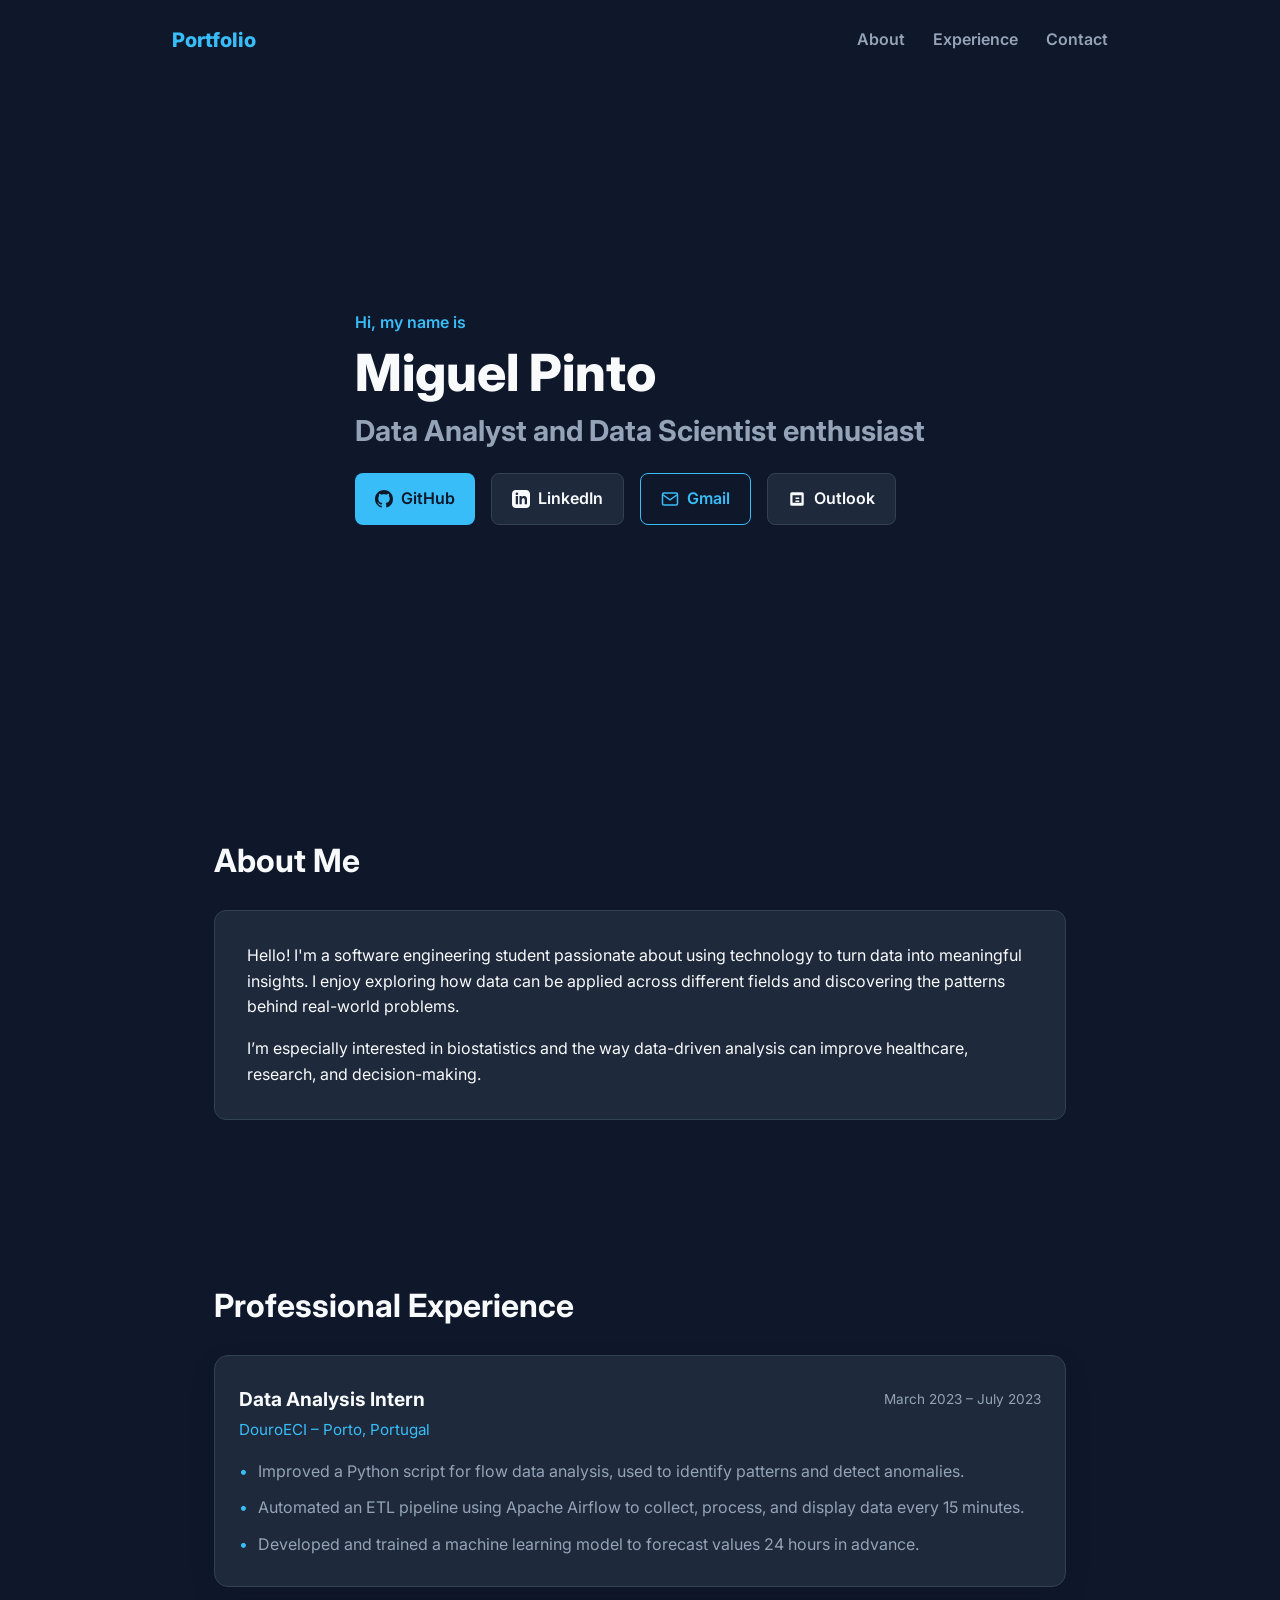
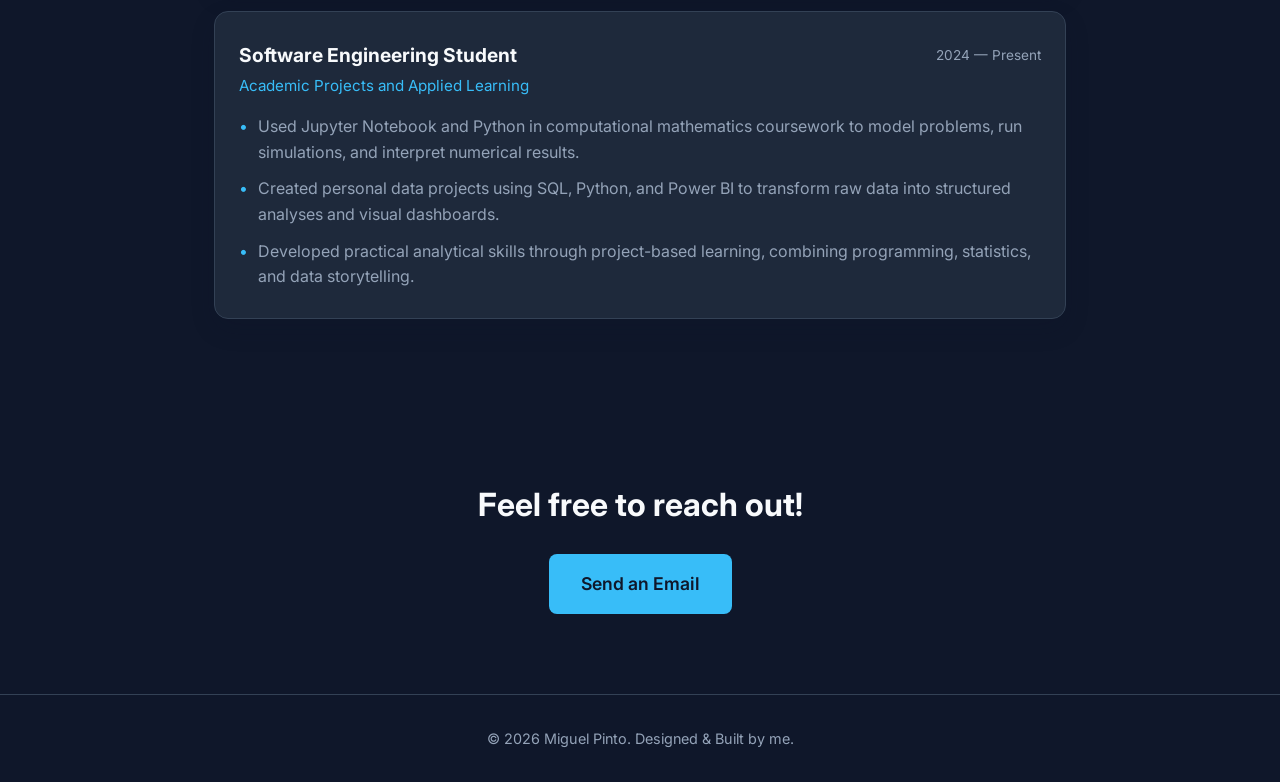
<file: index.html>
<!DOCTYPE html>
<html lang="en">
<head>
  <meta charset="UTF-8">
  <meta name="viewport" content="width=device-width, initial-scale=1.0">
  <title>Miguel Pinto | Developer Portfolio</title>
  <link rel="stylesheet" href="style.css">
  <link rel="preconnect" href="https://fonts.googleapis.com">
  <link rel="preconnect" href="https://fonts.gstatic.com" crossorigin>
  <link href="https://fonts.googleapis.com/css2?family=Inter:wght@400;600;800&display=swap" rel="stylesheet">
</head>
<body>

  <nav class="navbar">
    <a href="#" class="logo">Portfolio</a>
    <div class="nav-links">
      <a href="#about">About</a>
      <a href="#experience">Experience</a>
      <a href="#contact">Contact</a>
    </div>
  </nav>

  <header class="hero">
    <div class="container hero-content">
      <p class="greeting">Hi, my name is</p>
      <h1 class="name">Miguel Pinto</h1>
      <h2 class="tagline">Data Analyst and Data Scientist enthusiast</h2>
 
    
      <div class="social-links">
        <a href="https://github.com/MPinto80" target="_blank" rel="noopener noreferrer" class="btn btn-primary">
          <svg class="icon" viewBox="0 0 24 24" fill="currentColor"><path d="M12 0C5.37 0 0 5.37 0 12c0 5.31 3.435 9.795 8.205 11.385.6.105.825-.255.825-.57 0-.285-.015-1.23-.015-2.235-3.015.555-3.795-.735-4.035-1.41-.135-.345-.72-1.41-1.23-1.695-.42-.225-1.02-.78-.015-.795.945-.015 1.62.87 1.845 1.23 1.08 1.815 2.805 1.305 3.495.99.105-.78.42-1.305.765-1.605-2.67-.3-5.46-1.335-5.46-5.925 0-1.305.465-2.385 1.23-3.225-.12-.3-.54-1.53.12-3.18 0 0 1.005-.315 3.3 1.23.96-.27 1.98-.405 3-.405s2.04.135 3 .405c2.295-1.56 3.3-1.23 3.3-1.23.66 1.65.24 2.88.12 3.18.765.84 1.23 1.905 1.23 3.225 0 4.605-2.805 5.625-5.475 5.925.435.375.81 1.095.81 2.22 0 1.605-.015 2.895-.015 3.3 0 .315.225.69.825.57A12.02 12.02 0 0024 12c0-6.63-5.37-12-12-12z"/></svg>
          GitHub
        </a>
        <a href="https://linkedin.com/in/miguelgpinto" target="_blank" rel="noopener noreferrer" class="btn btn-secondary">
          <svg class="icon" viewBox="0 0 24 24" fill="currentColor"><path d="M19 0h-14c-2.761 0-5 2.239-5 5v14c0 2.761 2.239 5 5 5h14c2.762 0 5-2.239 5-5v-14c0-2.239-2.238-5-5-5zm-11 19h-3v-11h3v11zm-1.5-12.268c-.966 0-1.75-.79-1.75-1.764s.784-1.764 1.75-1.764 1.75.79 1.75 1.764-.783 1.764-1.75 1.764zm13.5 12.268h-3v-5.604c0-3.368-4-3.113-4 0v5.604h-3v-11h3v1.765c1.396-2.586 7-2.777 7 2.476v6.759z"/></svg>
          LinkedIn
        </a>
        <a href="https://mail.google.com/mail/?view=cm&fs=1&to=gpintomiguel@gmail.com" target="_blank" rel="noopener noreferrer" class="btn btn-outline">
          <svg class="icon" viewBox="0 0 24 24" fill="none" stroke="currentColor" stroke-width="2"><path d="M4 4h16c1.1 0 2 .9 2 2v12c0 1.1-.9 2-2 2H4c-1.1 0-2-.9-2-2V6c0-1.1.9-2 2-2z"/><polyline points="22,6 12,13 2,6"/></svg>
          Gmail
        </a>
        <a href="https://outlook.live.com/mail/0/deeplink/compose?to=gpintomiguel@gmail.com" target="_blank" rel="noopener noreferrer" class="btn btn-secondary">
          <svg class="icon" viewBox="0 0 24 24" fill="currentColor"><path d="M19 3H5a2 2 0 0 0-2 2v14a2 2 0 0 0 2 2h14a2 2 0 0 0 2-2V5a2 2 0 0 0-2-2zm-1 14H6V7h12v10zm-3-7h-5v2h5V10zm0 4h-5v2h5v-2z"/></svg>
          Outlook
        </a>
      </div>
    </div>
  </header>


  <section id="about" class="section">
    <div class="container">
      <h2 class="section-title">About Me</h2>
      <div class="about-card">
        <p>
          Hello! I'm a software engineering student passionate about using technology to turn data into meaningful insights. I enjoy exploring how data can be applied across different fields and discovering the patterns behind real-world problems.
        </p>
        <p>
          I’m especially interested in biostatistics and the way data-driven analysis can improve healthcare, research, and decision-making.
      </div>
    </div>
  </section>

  <section id="experience" class="section">
    <div class="container">
      <h2 class="section-title">Professional Experience</h2>

      <div class="experience-list">
        <article class="experience-card">
          <div class="experience-header">
            <div>
              <p class="experience-role">Data Analysis Intern</p>
              <p class="experience-company">DouroECI – Porto, Portugal</p>
            </div>
            <span class="experience-period">March 2023 – July 2023</span>
          </div>
          <ul class="experience-points">
            <li>Improved a Python script for flow data analysis, used to identify patterns and detect anomalies.</li>
            <li>Automated an ETL pipeline using Apache Airflow to collect, process, and display data every 15 minutes.</li>
            <li>Developed and trained a machine learning model to forecast values 24 hours in advance.</li>
          </ul>
        </article>

        <article class="experience-card">
          <div class="experience-header">
            <div>
              <p class="experience-role">Software Engineering Student</p>
              <p class="experience-company">Academic Projects and Applied Learning</p>
            </div>
            <span class="experience-period">2024 — Present</span>
          </div>
          <ul class="experience-points">
            <li>Used Jupyter Notebook and Python in computational mathematics coursework to model problems, run simulations, and interpret numerical results.</li>
            <li>Created personal data projects using SQL, Python, and Power BI to transform raw data into structured analyses and visual dashboards.</li>
            <li>Developed practical analytical skills through project-based learning, combining programming, statistics, and data storytelling.</li>
          </ul>
        </article>
      </div>
    </div>
  </section>

  <section id="contact" class="section">
    <div class="container text-center">
      <h2 class="section-title">Feel free to reach out!</h2>
      <a href="https://mail.google.com/mail/?view=cm&fs=1&to=gpintomiguel@gmail.com" target="_blank" rel="noopener noreferrer" class="btn btn-primary btn-large">
        Send an Email
      </a>
    </div>
  </section>

  <footer>
    <div class="container text-center">
      <p>&copy; <span id="year"></span> Miguel Pinto. Designed & Built by me.</p>
    </div>
  </footer>

  <script src="script.js"></script>
</body>
</html>
</file>
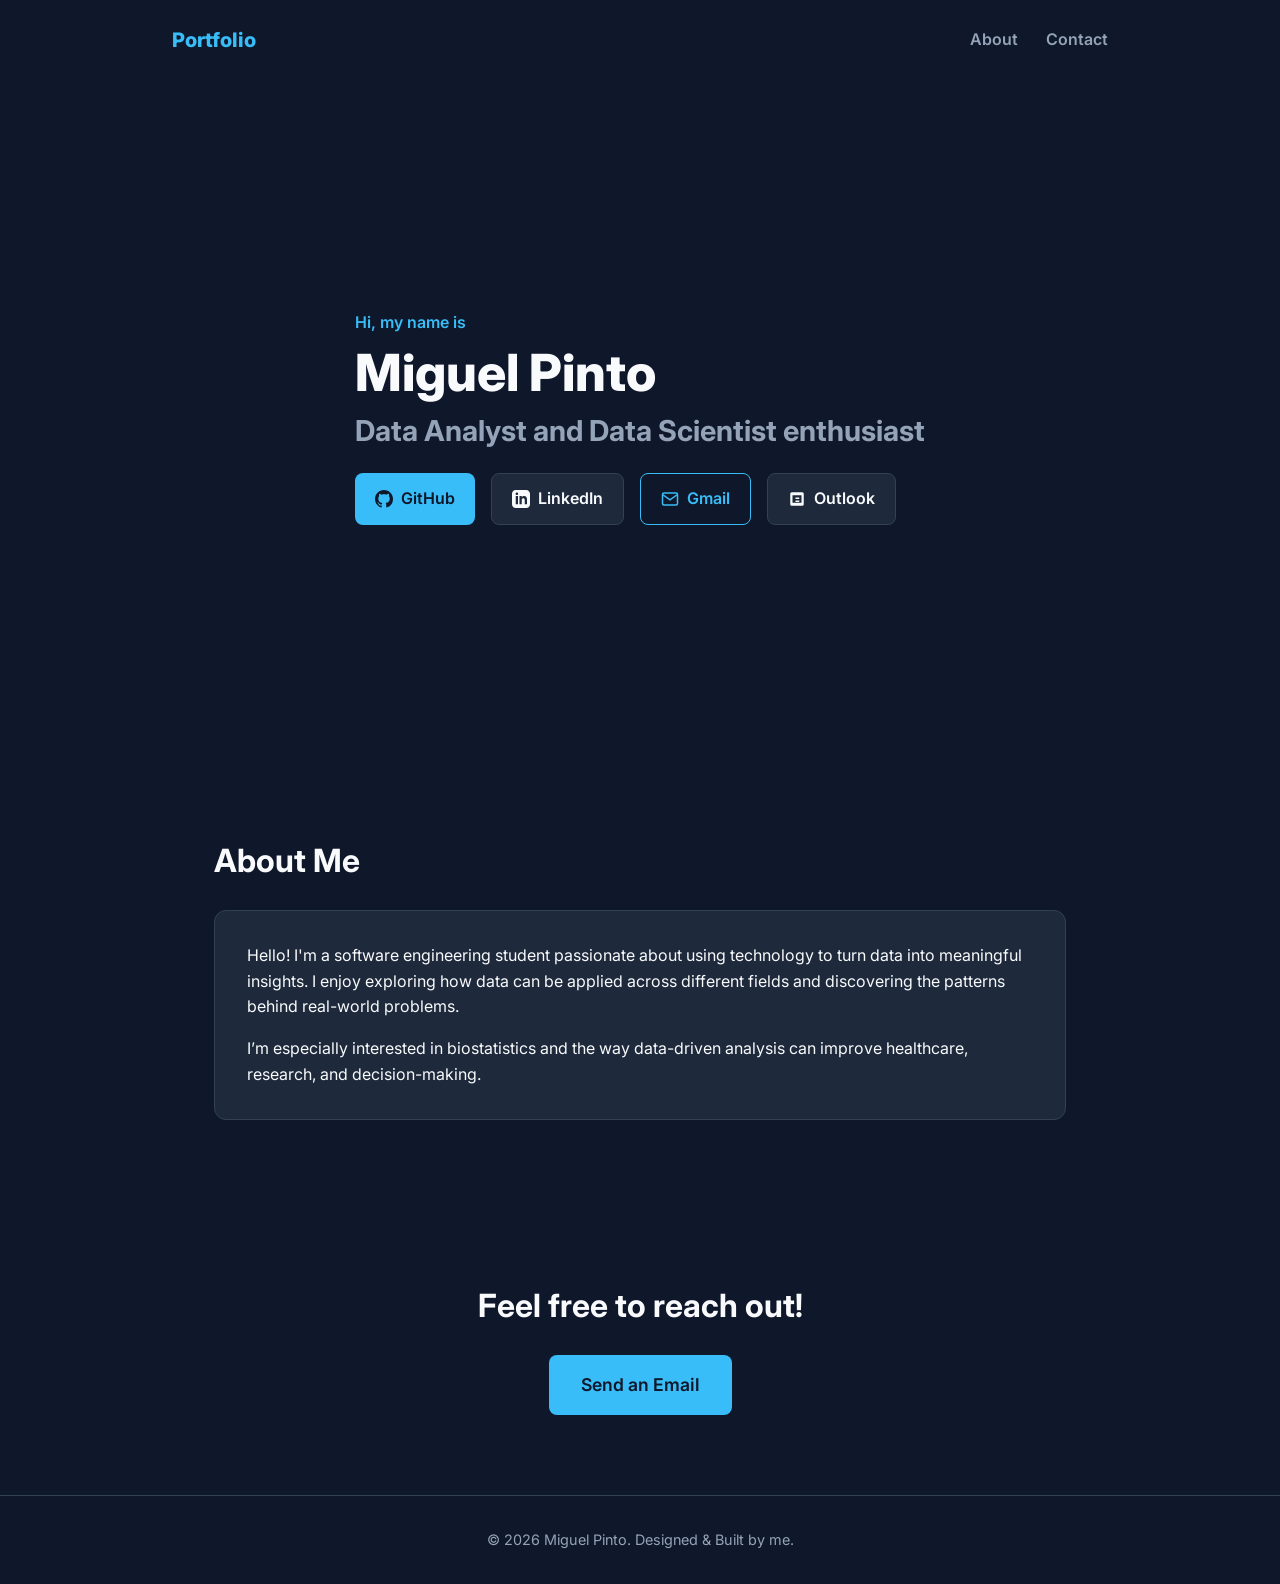
<file: my-portfolio/index.html>
<!DOCTYPE html>
<html lang="en">
<head>
  <meta charset="UTF-8">
  <meta name="viewport" content="width=device-width, initial-scale=1.0">
  <title>Miguel Pinto | Developer Portfolio</title>
  <link rel="stylesheet" href="style.css">
  <link rel="preconnect" href="https://fonts.googleapis.com">
  <link rel="preconnect" href="https://fonts.gstatic.com" crossorigin>
  <link href="https://fonts.googleapis.com/css2?family=Inter:wght@400;600;800&display=swap" rel="stylesheet">
</head>
<body>

  <nav class="navbar">
    <a href="#" class="logo">Portfolio</a>
    <div class="nav-links">
      <a href="#about">About</a>
      <a href="#contact">Contact</a>
    </div>
  </nav>

  <header class="hero">
    <div class="container hero-content">
      <p class="greeting">Hi, my name is</p>
      <h1 class="name">Miguel Pinto</h1>
      <h2 class="tagline">Data Analyst and Data Scientist enthusiast</h2>
 
    
      <div class="social-links">
        <a href="https://github.com/MPinto80" target="_blank" rel="noopener noreferrer" class="btn btn-primary">
          <svg class="icon" viewBox="0 0 24 24" fill="currentColor"><path d="M12 0C5.37 0 0 5.37 0 12c0 5.31 3.435 9.795 8.205 11.385.6.105.825-.255.825-.57 0-.285-.015-1.23-.015-2.235-3.015.555-3.795-.735-4.035-1.41-.135-.345-.72-1.41-1.23-1.695-.42-.225-1.02-.78-.015-.795.945-.015 1.62.87 1.845 1.23 1.08 1.815 2.805 1.305 3.495.99.105-.78.42-1.305.765-1.605-2.67-.3-5.46-1.335-5.46-5.925 0-1.305.465-2.385 1.23-3.225-.12-.3-.54-1.53.12-3.18 0 0 1.005-.315 3.3 1.23.96-.27 1.98-.405 3-.405s2.04.135 3 .405c2.295-1.56 3.3-1.23 3.3-1.23.66 1.65.24 2.88.12 3.18.765.84 1.23 1.905 1.23 3.225 0 4.605-2.805 5.625-5.475 5.925.435.375.81 1.095.81 2.22 0 1.605-.015 2.895-.015 3.3 0 .315.225.69.825.57A12.02 12.02 0 0024 12c0-6.63-5.37-12-12-12z"/></svg>
          GitHub
        </a>
        <a href="https://linkedin.com/in/miguelgpinto" target="_blank" rel="noopener noreferrer" class="btn btn-secondary">
          <svg class="icon" viewBox="0 0 24 24" fill="currentColor"><path d="M19 0h-14c-2.761 0-5 2.239-5 5v14c0 2.761 2.239 5 5 5h14c2.762 0 5-2.239 5-5v-14c0-2.239-2.238-5-5-5zm-11 19h-3v-11h3v11zm-1.5-12.268c-.966 0-1.75-.79-1.75-1.764s.784-1.764 1.75-1.764 1.75.79 1.75 1.764-.783 1.764-1.75 1.764zm13.5 12.268h-3v-5.604c0-3.368-4-3.113-4 0v5.604h-3v-11h3v1.765c1.396-2.586 7-2.777 7 2.476v6.759z"/></svg>
          LinkedIn
        </a>
        <a href="https://mail.google.com/mail/?view=cm&fs=1&to=gpintomiguel@gmail.com" target="_blank" rel="noopener noreferrer" class="btn btn-outline">
          <svg class="icon" viewBox="0 0 24 24" fill="none" stroke="currentColor" stroke-width="2"><path d="M4 4h16c1.1 0 2 .9 2 2v12c0 1.1-.9 2-2 2H4c-1.1 0-2-.9-2-2V6c0-1.1.9-2 2-2z"/><polyline points="22,6 12,13 2,6"/></svg>
          Gmail
        </a>
        <a href="https://outlook.live.com/mail/0/deeplink/compose?to=gpintomiguel@gmail.com" target="_blank" rel="noopener noreferrer" class="btn btn-secondary">
          <svg class="icon" viewBox="0 0 24 24" fill="currentColor"><path d="M19 3H5a2 2 0 0 0-2 2v14a2 2 0 0 0 2 2h14a2 2 0 0 0 2-2V5a2 2 0 0 0-2-2zm-1 14H6V7h12v10zm-3-7h-5v2h5V10zm0 4h-5v2h5v-2z"/></svg>
          Outlook
        </a>
      </div>
    </div>
  </header>


  <section id="about" class="section">
    <div class="container">
      <h2 class="section-title">About Me</h2>
      <div class="about-card">
        <p>
          Hello! I'm a software engineering student passionate about using technology to turn data into meaningful insights. I enjoy exploring how data can be applied across different fields and discovering the patterns behind real-world problems.
        </p>
        <p>
          I’m especially interested in biostatistics and the way data-driven analysis can improve healthcare, research, and decision-making.
      </div>
    </div>
  </section>

  <section id="contact" class="section">
    <div class="container text-center">
      <h2 class="section-title">Feel free to reach out!</h2>
      <a href="https://mail.google.com/mail/?view=cm&fs=1&to=gpintomiguel@gmail.com" target="_blank" rel="noopener noreferrer" class="btn btn-primary btn-large">
        Send an Email
      </a>
    </div>
  </section>

  <footer>
    <div class="container text-center">
      <p>&copy; <span id="year"></span> Miguel Pinto. Designed & Built by me.</p>
    </div>
  </footer>

  <script src="script.js"></script>
</body>
</html>
</file>
<file: style.css>
/* CSS Variables & Theme Setup */
:root {
  --bg-color: #0f172a;
  --card-bg: #1e293b;
  --text-main: #f8fafc;
  --text-muted: #94a3b8;
  --accent-color: #38bdf8;
  --accent-hover: #0284c7;
  --border-color: #334155;
  --font-family: 'Inter', sans-serif;
}

/* Reset & Base Styles */
* {
  margin: 0;
  padding: 0;
  box-sizing: border-box;
}

html {
  scroll-behavior: smooth;
}

body {
  font-family: var(--font-family);
  background-color: var(--bg-color);
  color: var(--text-main);
  line-height: 1.6;
}

.container {
  max-width: 900px;
  margin: 0 auto;
  padding: 0 1.5rem;
}

.text-center {
  text-align: center;
}

/* Navbar */
.navbar {
  display: flex;
  justify-content: space-between;
  align-items: center;
  padding: 1.5rem 2rem;
  max-width: 1000px;
  margin: 0 auto;
}

.logo {
  font-weight: 800;
  font-size: 1.25rem;
  color: var(--accent-color);
  text-decoration: none;
}

.nav-links a {
  color: var(--text-muted);
  text-decoration: none;
  margin-left: 1.5rem;
  font-weight: 600;
  transition: color 0.2s;
}

.nav-links a:hover {
  color: var(--accent-color);
}

/* Hero Section */
.hero {
  min-height: 75vh;
  display: flex;
  align-items: center;
}

.greeting {
  color: var(--accent-color);
  font-weight: 600;
  margin-bottom: 0.5rem;
}

.name {
  font-size: 3.2rem;
  font-weight: 800;
  line-height: 1.1;
  margin-bottom: 0.5rem;
}

.tagline {
  font-size: 1.8rem;
  color: var(--text-muted);
  margin-bottom: 1.2rem;
}

.bio-short {
  font-size: 1.1rem;
  color: var(--text-muted);
  max-width: 600px;
  margin-bottom: 2rem;
}

/* Buttons & Links */
.social-links {
  display: flex;
  gap: 1rem;
  flex-wrap: wrap;
}

.btn {
  display: inline-flex;
  align-items: center;
  gap: 0.5rem;
  padding: 0.75rem 1.25rem;
  border-radius: 8px;
  font-weight: 600;
  text-decoration: none;
  transition: all 0.2s ease-in-out;
}

.btn-primary {
  background-color: var(--accent-color);
  color: #0f172a;
}

.btn-primary:hover {
  background-color: var(--accent-hover);
  color: #ffffff;
}

.btn-secondary {
  background-color: var(--card-bg);
  color: var(--text-main);
  border: 1px solid var(--border-color);
}

.btn-secondary:hover {
  border-color: var(--accent-color);
}

.btn-outline {
  border: 1px solid var(--accent-color);
  color: var(--accent-color);
}

.btn-outline:hover {
  background-color: rgba(56, 189, 248, 0.1);
}

.btn-large {
  padding: 1rem 2rem;
  font-size: 1.1rem;
}

.icon {
  width: 18px;
  height: 18px;
}

/* Sections */
.section {
  padding: 5rem 0;
}

.section-title {
  font-size: 2rem;
  margin-bottom: 1.5rem;
  position: relative;
}

.about-card {
  background-color: var(--card-bg);
  padding: 2rem;
  border-radius: 12px;
  border: 1px solid var(--border-color);
}

.about-card p + p {
  margin-top: 1rem;
}

.experience-list {
  display: flex;
  flex-direction: column;
  gap: 1.5rem;
}

.experience-card {
  background-color: var(--card-bg);
  border: 1px solid var(--border-color);
  border-radius: 14px;
  padding: 1.75rem 1.5rem;
  box-shadow: 0 10px 25px rgba(15, 23, 42, 0.15);
}

.experience-header {
  display: flex;
  justify-content: space-between;
  align-items: flex-start;
  gap: 1rem;
  margin-bottom: 1rem;
}

.experience-role {
  font-size: 1.2rem;
  font-weight: 700;
  color: var(--text-main);
}

.experience-company {
  color: var(--accent-color);
  font-size: 0.95rem;
  margin-top: 0.2rem;
}

.experience-period {
  color: var(--text-muted);
  font-size: 0.85rem;
  white-space: nowrap;
  padding-top: 0.3rem;
}

.experience-points {
  list-style: none;
  display: flex;
  flex-direction: column;
  gap: 0.7rem;
  color: var(--text-muted);
}

.experience-points li {
  position: relative;
  padding-left: 1.2rem;
}

.experience-points li::before {
  content: "•";
  color: var(--accent-color);
  position: absolute;
  left: 0;
  top: 0;
}

.contact-sub {
  color: var(--text-muted);
  max-width: 500px;
  margin: 0 auto 2rem auto;
}

/* Footer */
footer {
  padding: 2rem 0;
  border-top: 1px solid var(--border-color);
  color: var(--text-muted);
  font-size: 0.9rem;
}

/* Responsive Scaling */
@media (max-width: 600px) {
  .name {
    font-size: 2.2rem;
  }
  .tagline {
    font-size: 1.3rem;
  }
  .social-links {
    flex-direction: column;
  }
  .btn {
    justify-content: center;
  }
  .experience-header {
    flex-direction: column;
    align-items: flex-start;
  }
  .experience-period {
    white-space: normal;
  }
}
</file>
<file: my-portfolio/style.css>
/* CSS Variables & Theme Setup */
:root {
  --bg-color: #0f172a;
  --card-bg: #1e293b;
  --text-main: #f8fafc;
  --text-muted: #94a3b8;
  --accent-color: #38bdf8;
  --accent-hover: #0284c7;
  --border-color: #334155;
  --font-family: 'Inter', sans-serif;
}

/* Reset & Base Styles */
* {
  margin: 0;
  padding: 0;
  box-sizing: border-box;
}

html {
  scroll-behavior: smooth;
}

body {
  font-family: var(--font-family);
  background-color: var(--bg-color);
  color: var(--text-main);
  line-height: 1.6;
}

.container {
  max-width: 900px;
  margin: 0 auto;
  padding: 0 1.5rem;
}

.text-center {
  text-align: center;
}

/* Navbar */
.navbar {
  display: flex;
  justify-content: space-between;
  align-items: center;
  padding: 1.5rem 2rem;
  max-width: 1000px;
  margin: 0 auto;
}

.logo {
  font-weight: 800;
  font-size: 1.25rem;
  color: var(--accent-color);
  text-decoration: none;
}

.nav-links a {
  color: var(--text-muted);
  text-decoration: none;
  margin-left: 1.5rem;
  font-weight: 600;
  transition: color 0.2s;
}

.nav-links a:hover {
  color: var(--accent-color);
}

/* Hero Section */
.hero {
  min-height: 75vh;
  display: flex;
  align-items: center;
}

.greeting {
  color: var(--accent-color);
  font-weight: 600;
  margin-bottom: 0.5rem;
}

.name {
  font-size: 3.2rem;
  font-weight: 800;
  line-height: 1.1;
  margin-bottom: 0.5rem;
}

.tagline {
  font-size: 1.8rem;
  color: var(--text-muted);
  margin-bottom: 1.2rem;
}

.bio-short {
  font-size: 1.1rem;
  color: var(--text-muted);
  max-width: 600px;
  margin-bottom: 2rem;
}

/* Buttons & Links */
.social-links {
  display: flex;
  gap: 1rem;
  flex-wrap: wrap;
}

.btn {
  display: inline-flex;
  align-items: center;
  gap: 0.5rem;
  padding: 0.75rem 1.25rem;
  border-radius: 8px;
  font-weight: 600;
  text-decoration: none;
  transition: all 0.2s ease-in-out;
}

.btn-primary {
  background-color: var(--accent-color);
  color: #0f172a;
}

.btn-primary:hover {
  background-color: var(--accent-hover);
  color: #ffffff;
}

.btn-secondary {
  background-color: var(--card-bg);
  color: var(--text-main);
  border: 1px solid var(--border-color);
}

.btn-secondary:hover {
  border-color: var(--accent-color);
}

.btn-outline {
  border: 1px solid var(--accent-color);
  color: var(--accent-color);
}

.btn-outline:hover {
  background-color: rgba(56, 189, 248, 0.1);
}

.btn-large {
  padding: 1rem 2rem;
  font-size: 1.1rem;
}

.icon {
  width: 18px;
  height: 18px;
}

/* Sections */
.section {
  padding: 5rem 0;
}

.section-title {
  font-size: 2rem;
  margin-bottom: 1.5rem;
  position: relative;
}

.about-card {
  background-color: var(--card-bg);
  padding: 2rem;
  border-radius: 12px;
  border: 1px solid var(--border-color);
}

.about-card p + p {
  margin-top: 1rem;
}

.contact-sub {
  color: var(--text-muted);
  max-width: 500px;
  margin: 0 auto 2rem auto;
}

/* Footer */
footer {
  padding: 2rem 0;
  border-top: 1px solid var(--border-color);
  color: var(--text-muted);
  font-size: 0.9rem;
}

/* Responsive Scaling */
@media (max-width: 600px) {
  .name {
    font-size: 2.2rem;
  }
  .tagline {
    font-size: 1.3rem;
  }
  .social-links {
    flex-direction: column;
  }
  .btn {
    justify-content: center;
  }
}
</file>
